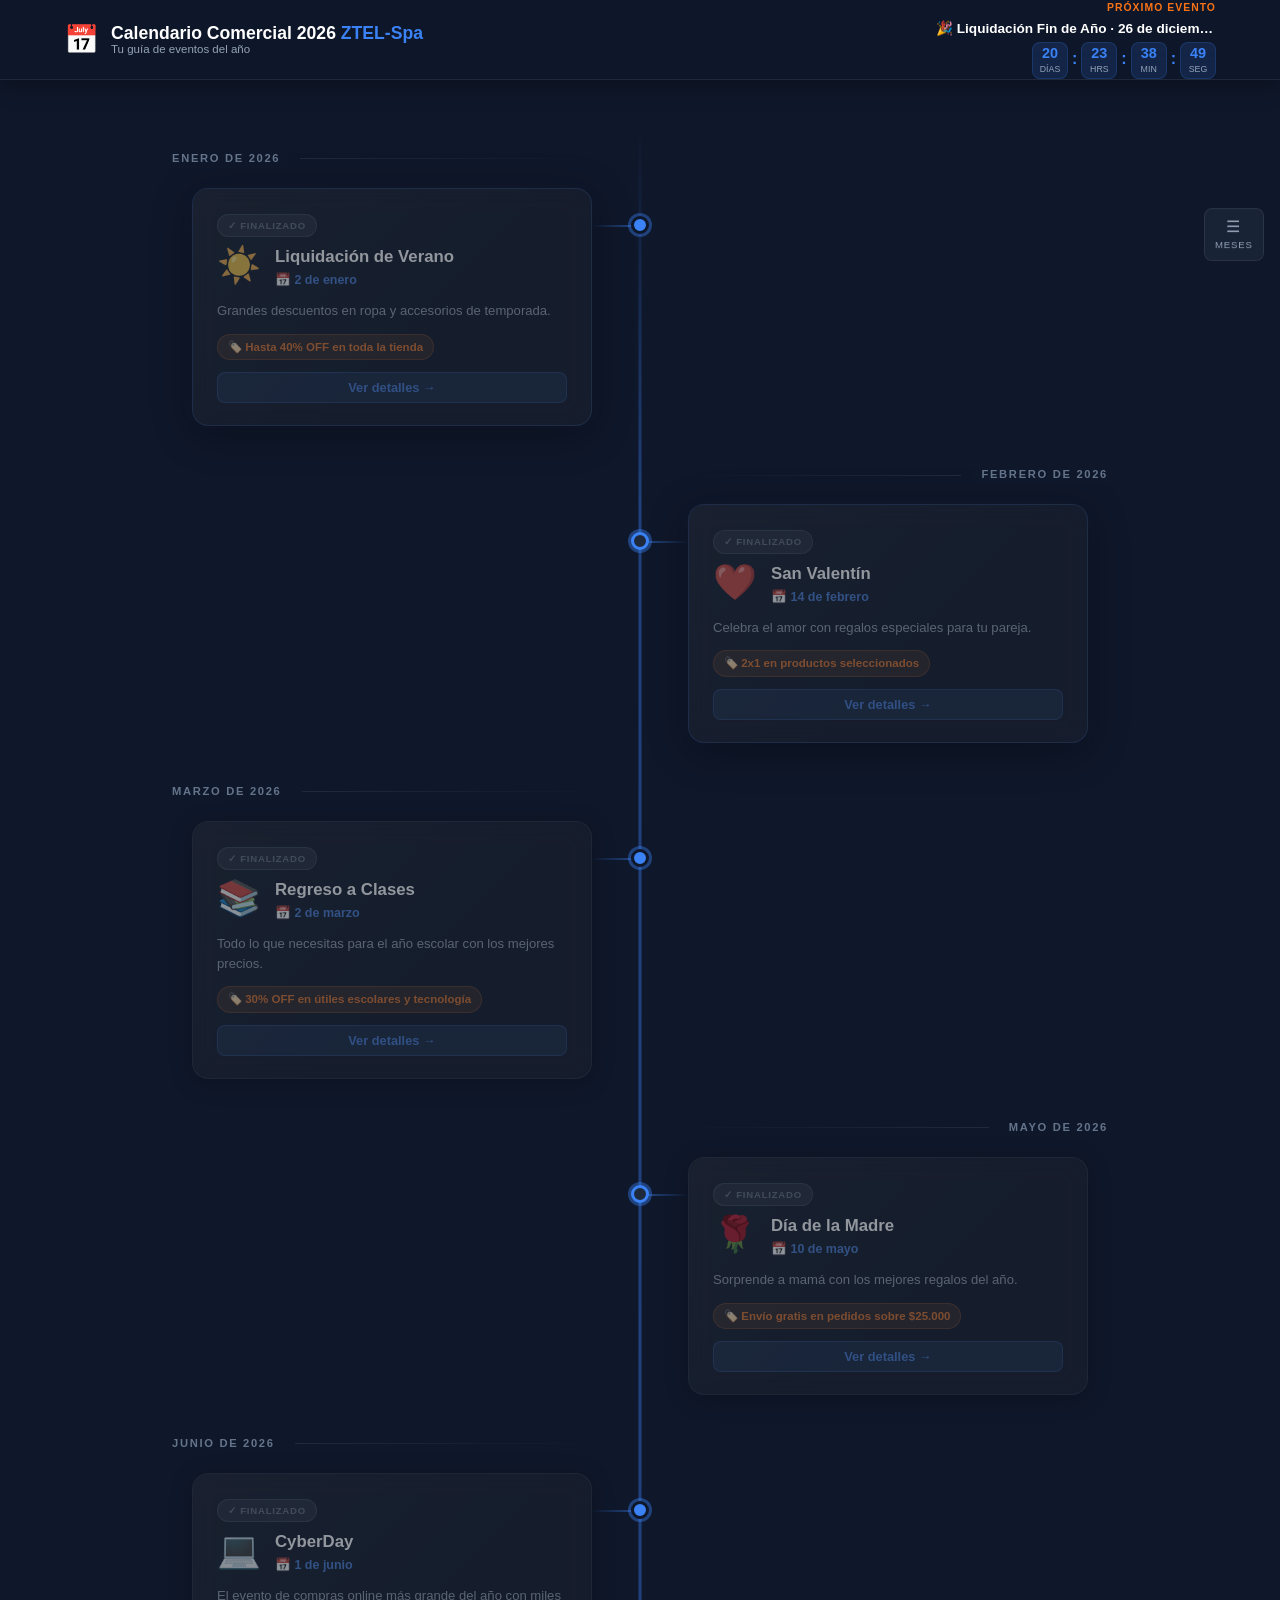
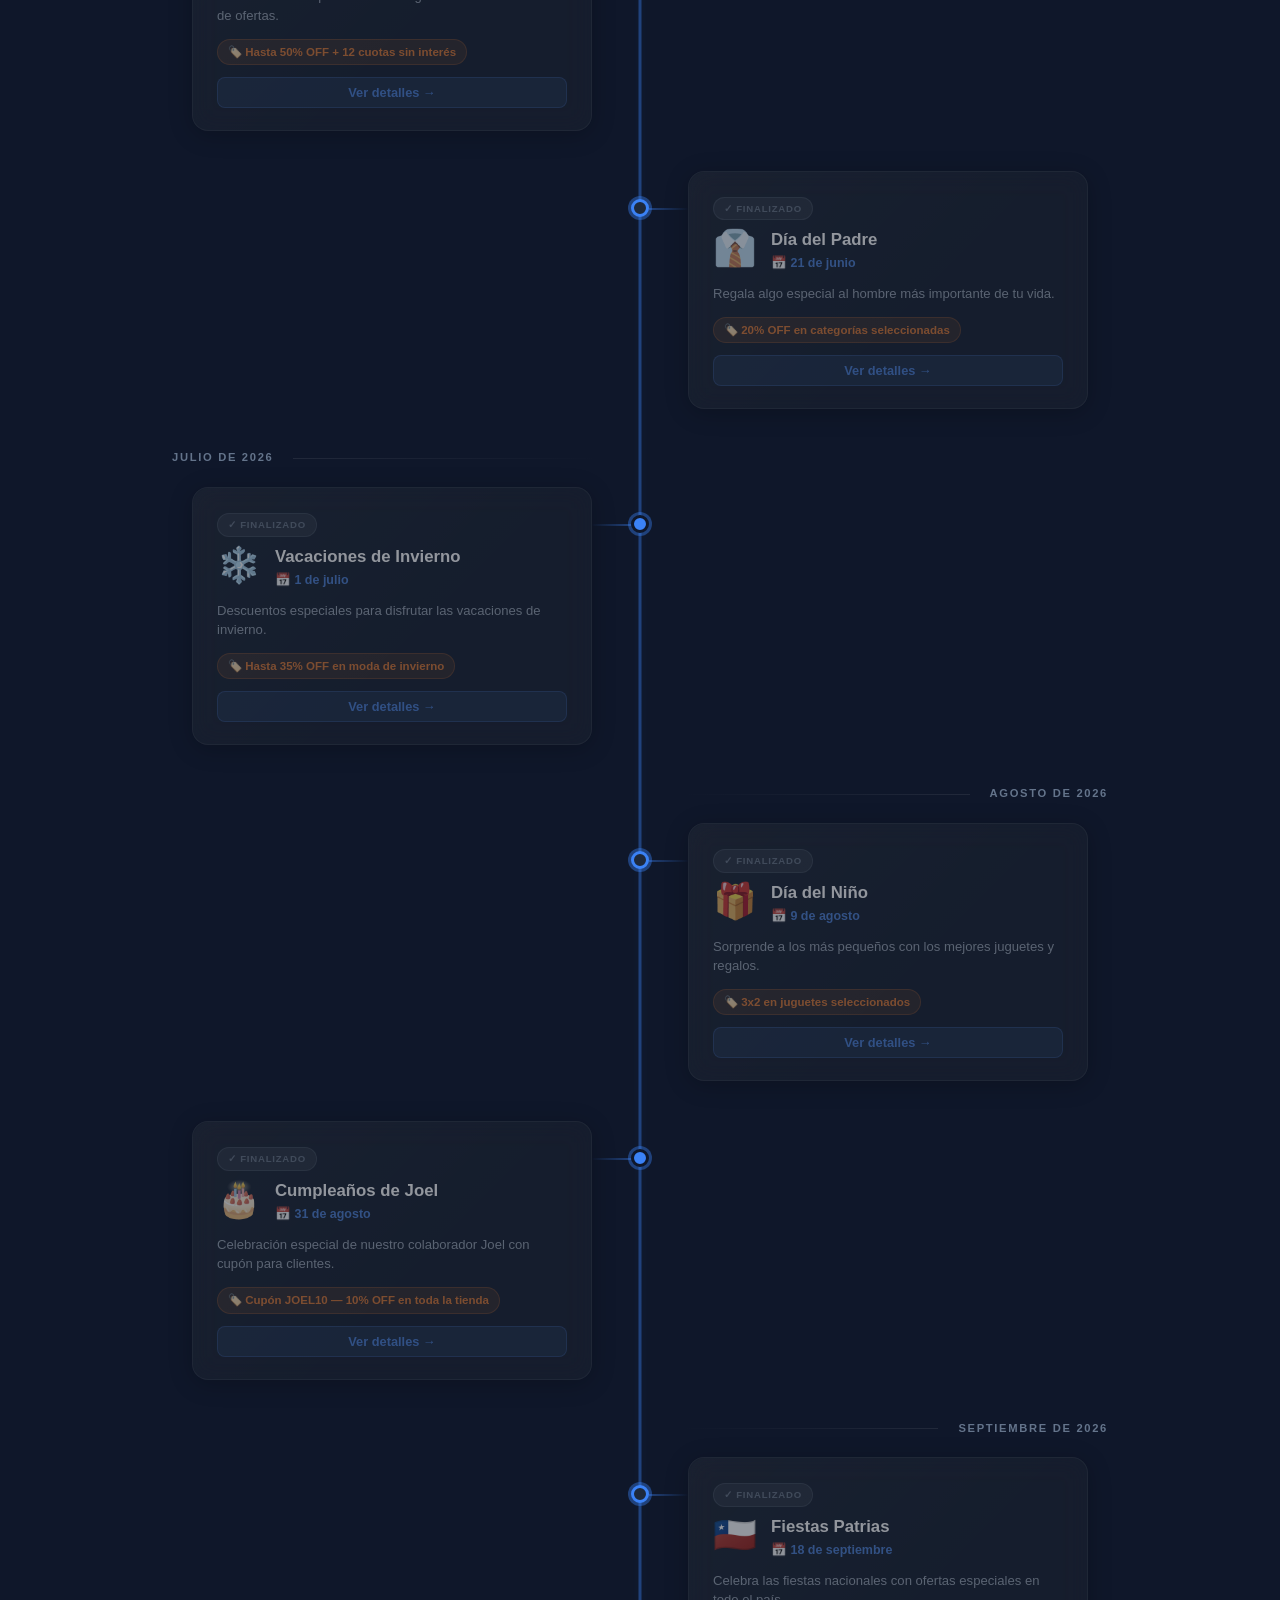
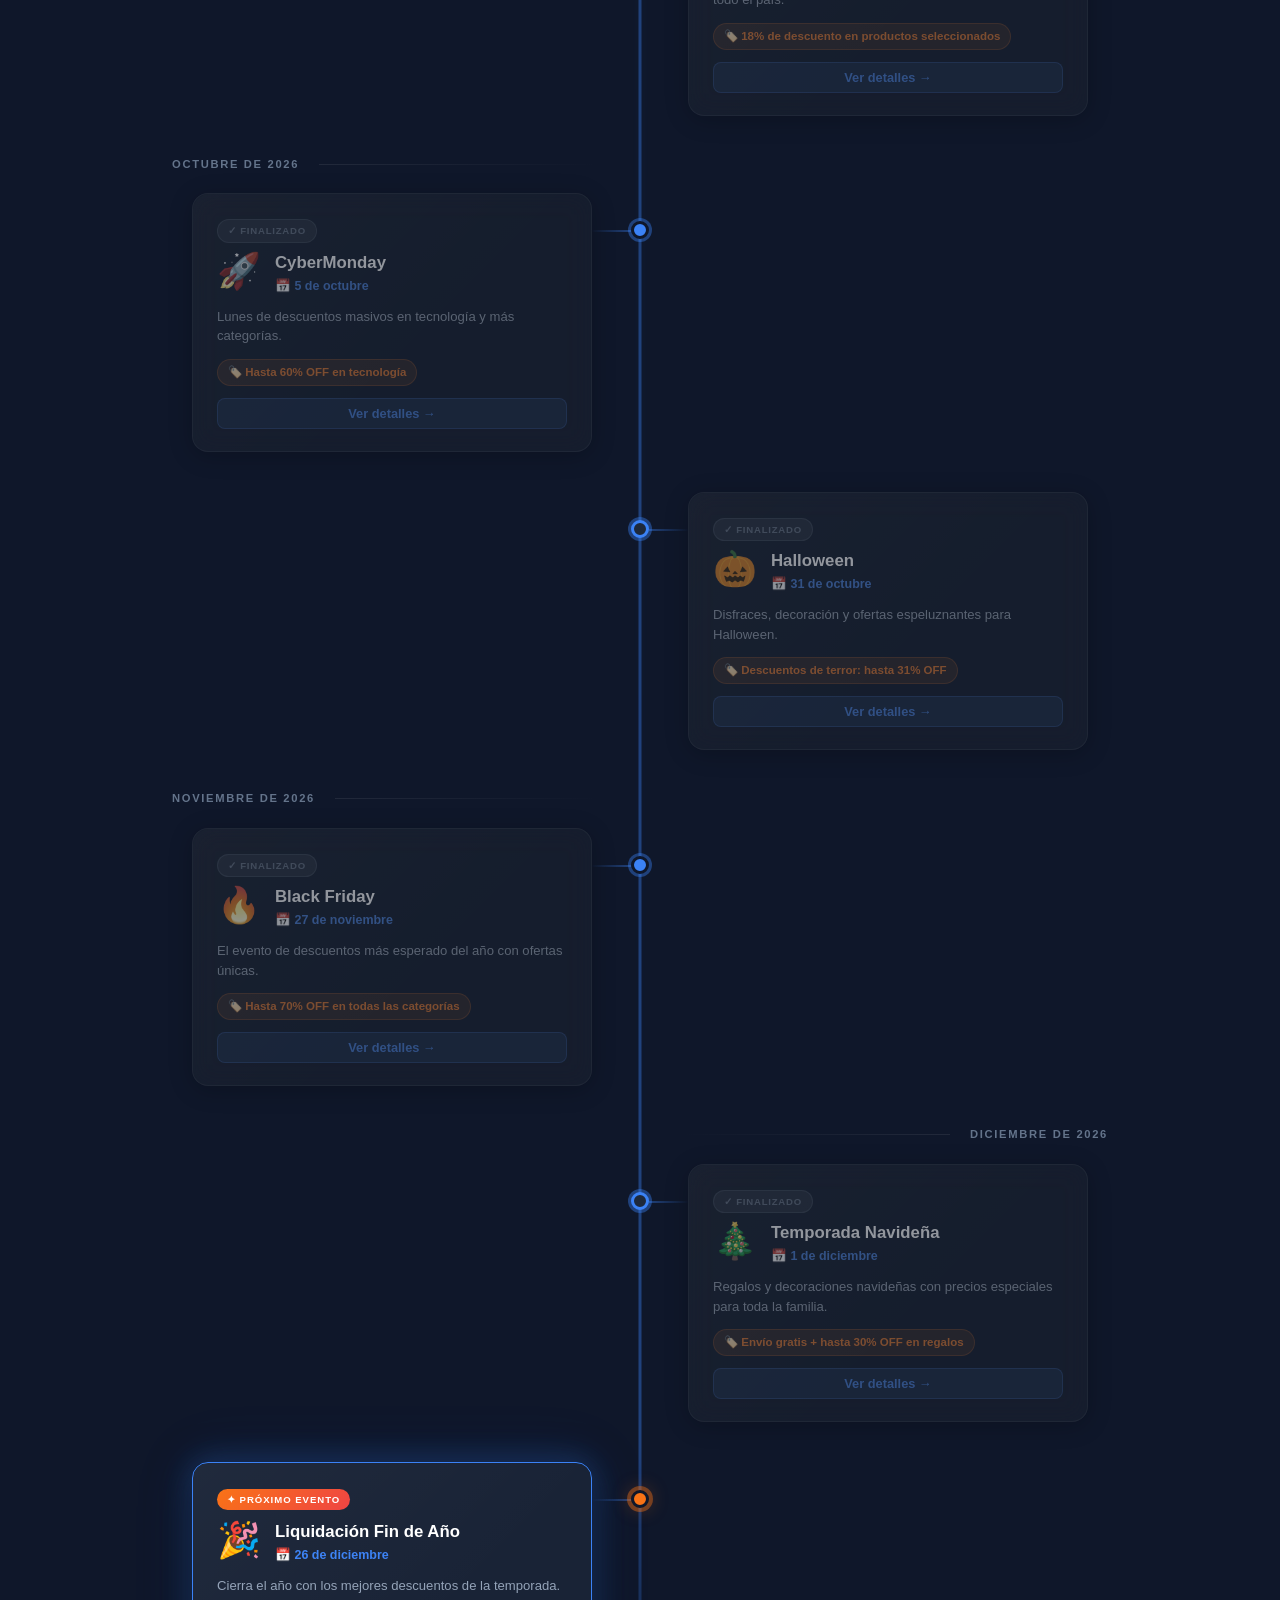
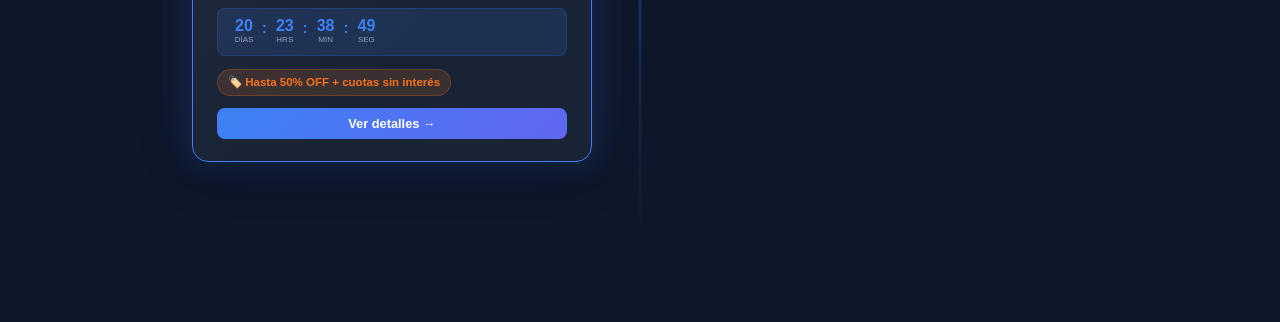
<file: index.html>
<!DOCTYPE html>
<html lang="es">
<head>
  <meta charset="UTF-8">
  <meta name="viewport" content="width=device-width, initial-scale=1.0">
  <meta name="description" content="Calendario comercial 2026 ZTEL-Spa — Timeline interactivo de eventos y fechas clave para ecommerce con promociones y descuentos especiales.">
  <meta name="keywords" content="calendario comercial 2026, black friday, cyberday, navidad, eventos ecommerce, ZTEL">
  <meta name="author" content="ZTEL-Spa">
  <meta name="robots" content="index, follow">
  <meta property="og:title" content="Calendario Comercial 2026 ZTEL-Spa | Timeline Interactivo">
  <meta property="og:description" content="Todos los eventos comerciales del año en un timeline interactivo. Descuentos, promociones y fechas clave para ecommerce.">
  <meta property="og:type" content="website">
  <meta name="theme-color" content="#0f172a">
  <title>Calendario Comercial 2026 ZTEL-Spa</title>
  <link rel="stylesheet" href="styles.css?v=2">
</head>
<body>

  <!-- ===== HEADER FIJO ===== -->
  <header class="site-header" id="site-header">
    <div class="header-inner">

      <div class="header-brand">
        <span class="brand-icon" aria-hidden="true">📅</span>
        <div class="brand-text">
          <h1 class="brand-title">Calendario Comercial 2026 <span class="brand-company">ZTEL-Spa</span></h1>
          <p class="brand-sub">Tu guía de eventos del año</p>
        </div>
      </div>

      <div class="header-event-info">
        <div class="next-label">Próximo Evento</div>
        <div class="next-name" id="header-next-name">Cargando...</div>
        <div class="header-countdown" id="header-countdown" aria-live="polite">
          <div class="cd-block">
            <span class="cd-num" id="cd-days">--</span>
            <span class="cd-unit">días</span>
          </div>
          <span class="cd-sep">:</span>
          <div class="cd-block">
            <span class="cd-num" id="cd-hours">--</span>
            <span class="cd-unit">hrs</span>
          </div>
          <span class="cd-sep">:</span>
          <div class="cd-block">
            <span class="cd-num" id="cd-mins">--</span>
            <span class="cd-unit">min</span>
          </div>
          <span class="cd-sep">:</span>
          <div class="cd-block">
            <span class="cd-num" id="cd-secs">--</span>
            <span class="cd-unit">seg</span>
          </div>
        </div>
      </div>

    </div>
  </header>

  <!-- ===== NAVEGACIÓN LATERAL ===== -->
  <nav class="side-nav" id="side-nav" aria-label="Navegación por mes">
    <button class="side-nav-toggle" id="nav-toggle" aria-label="Abrir navegación mensual" aria-expanded="false">
      <span class="toggle-icon">☰</span>
      <span class="toggle-label">Meses</span>
    </button>
    <div class="side-nav-panel" id="side-nav-panel">
      <div class="panel-title">Ir al mes</div>
      <ul class="month-list" id="month-list" role="list"></ul>
    </div>
  </nav>

  <!-- ===== TIMELINE ===== -->
  <main class="main-content" id="main">
    <div class="timeline-wrap" id="timeline-wrap">
      <div class="timeline-spine" aria-hidden="true"></div>
    </div>
  </main>

  <!-- ===== MODAL DETALLE ===== -->
  <div class="modal-overlay" id="modal-overlay" role="dialog" aria-modal="true" aria-labelledby="modal-title" aria-hidden="true">
    <div class="modal-box" id="modal-box" tabindex="-1">
      <button class="modal-close" id="modal-close" aria-label="Cerrar detalle">✕</button>
      <div class="modal-body" id="modal-body"></div>
    </div>
  </div>

  <!-- ===== TOAST ===== -->
  <div class="toast" id="toast" role="alert" aria-live="assertive"></div>

  <script src="app.js?v=2"></script>
</body>
</html>
</file>
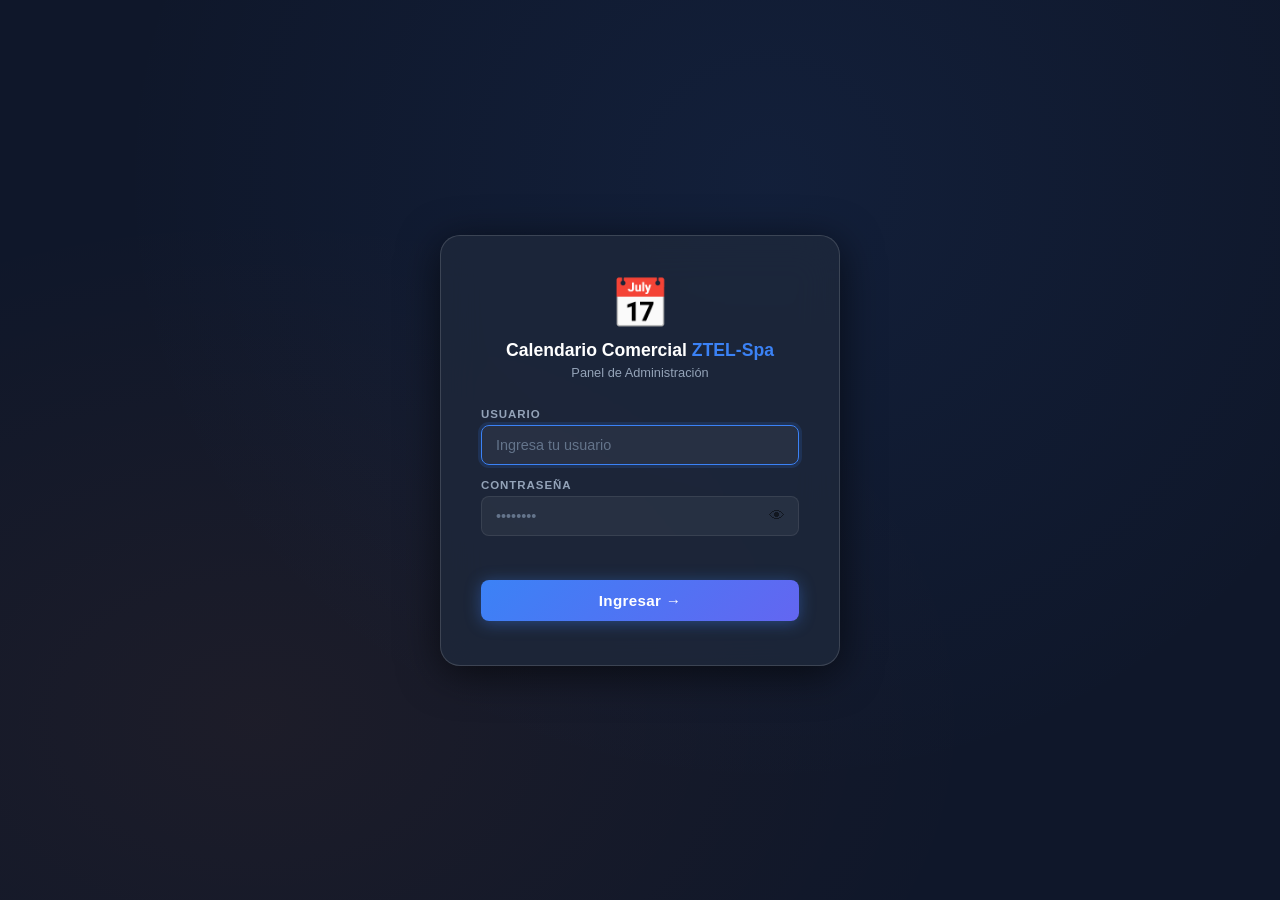
<file: administrador/index.html>
<!DOCTYPE html>
<html lang="es">
<head>
  <meta charset="UTF-8">
  <meta name="viewport" content="width=device-width, initial-scale=1.0">
  <meta name="robots" content="noindex, nofollow">
  <title>Administrador | Calendario ZTEL-Spa</title>
  <link rel="stylesheet" href="admin.css">
</head>
<body>

  <!-- ══════════════ LOGIN ══════════════ -->
  <div id="screen-login">
    <div class="login-card">
      <div class="login-logo">📅</div>
      <div class="login-brand">Calendario Comercial <span>ZTEL-Spa</span></div>
      <p class="login-sub">Panel de Administración</p>
      <form id="form-login" novalidate>
        <div class="login-field">
          <label for="l-user">Usuario</label>
          <input type="text" id="l-user" placeholder="Ingresa tu usuario" autocomplete="username">
        </div>
        <div class="login-field">
          <label for="l-pass">Contraseña</label>
          <div class="pass-wrap">
            <input type="password" id="l-pass" placeholder="••••••••" autocomplete="current-password">
            <button type="button" class="pass-eye" id="pass-eye" tabindex="-1" aria-label="Mostrar contraseña">👁</button>
          </div>
        </div>
        <div class="login-error" id="login-error" role="alert"></div>
        <button type="submit" class="btn-login" id="btn-login-submit">Ingresar →</button>
      </form>
    </div>
  </div>

  <!-- ══════════════ DASHBOARD ══════════════ -->
  <div id="dashboard" class="hidden">

    <!-- SIDEBAR -->
    <aside class="sidebar" id="sidebar">
      <div class="sidebar-brand">
        <span class="sidebar-logo">📅</span>
        <div>
          <div class="sidebar-title">ZTEL-Spa</div>
          <div class="sidebar-sub">Administración</div>
        </div>
      </div>

      <div class="sidebar-user" id="sidebar-user">
        <div class="user-avatar" id="user-avatar">A</div>
        <div class="user-meta">
          <div class="user-name"  id="user-name">Admin</div>
          <div class="user-badge" id="user-badge">Superadmin</div>
        </div>
      </div>

      <nav class="sidebar-nav" id="sidebar-nav">
        <a class="nav-link" data-section="eventos" href="#">
          <span>📋</span> Eventos
        </a>
        <a class="nav-link" data-section="usuarios" href="#" id="nav-usuarios">
          <span>👥</span> Usuarios
        </a>
      </nav>

      <div class="sidebar-footer">
        <a class="nav-link nav-ext" href="../index.html" target="_blank">
          <span>🌐</span> Ver calendario
        </a>
        <button class="nav-link nav-logout" id="btn-logout">
          <span>🚪</span> Cerrar sesión
        </button>
      </div>
    </aside>

    <!-- overlay mobile -->
    <div class="sidebar-overlay" id="sidebar-overlay"></div>

    <!-- ÁREA PRINCIPAL -->
    <div class="admin-wrap">
      <div class="topbar">
        <button class="topbar-toggle" id="topbar-toggle" aria-label="Menú">☰</button>
        <span class="topbar-title" id="topbar-title">Eventos</span>
        <div class="topbar-right" id="topbar-right"></div>
      </div>
      <main class="content-area" id="content-area"></main>
    </div>

  </div>

  <!-- ══════════════ MODAL CRUD ══════════════ -->
  <div class="modal-overlay" id="modal-main" aria-hidden="true" role="dialog" aria-modal="true">
    <div class="modal-box" id="modal-box">
      <button class="modal-close" id="modal-close" aria-label="Cerrar">✕</button>
      <div id="modal-inner"></div>
    </div>
  </div>

  <!-- ══════════════ CONFIRM ══════════════ -->
  <div class="modal-overlay" id="modal-confirm" aria-hidden="true" role="alertdialog">
    <div class="modal-box confirm-box">
      <div class="confirm-icon" id="confirm-icon">🗑️</div>
      <h3 id="confirm-title">¿Confirmar?</h3>
      <p  id="confirm-msg"></p>
      <div class="confirm-btns">
        <button class="btn-secondary" id="confirm-no">Cancelar</button>
        <button class="btn-danger"    id="confirm-yes">Eliminar</button>
      </div>
    </div>
  </div>

  <!-- TOAST -->
  <div class="toast" id="toast" role="alert" aria-live="assertive"></div>

  <script src="admin.js"></script>
</body>
</html>
</file>
<file: styles.css>
/* ============================================
   VARIABLES & RESET
   ============================================ */
:root {
  --bg: #0f172a;
  --bg-card: #1e293b;
  --bg-glass: rgba(30, 41, 59, 0.75);
  --bg-overlay: rgba(15, 23, 42, 0.85);
  --text: #ffffff;
  --text-muted: #94a3b8;
  --text-dim: #64748b;
  --primary: #3b82f6;
  --primary-glow: rgba(59, 130, 246, 0.4);
  --primary-dim: rgba(59, 130, 246, 0.15);
  --accent: #f97316;
  --accent-glow: rgba(249, 115, 22, 0.4);
  --accent-dim: rgba(249, 115, 22, 0.15);
  --success: #22c55e;
  --border: rgba(255, 255, 255, 0.08);
  --border-hover: rgba(255, 255, 255, 0.18);
  --radius: 16px;
  --radius-sm: 8px;
  --radius-lg: 24px;
  --shadow: 0 4px 24px rgba(0, 0, 0, 0.4);
  --shadow-lg: 0 8px 40px rgba(0, 0, 0, 0.6);
  --transition: 0.3s cubic-bezier(0.25, 0.46, 0.45, 0.94);
  --header-h: 80px;
  --line-w: 3px;
  --dot-size: 18px;
  --card-gap: 40px;
}

*, *::before, *::after {
  box-sizing: border-box;
  margin: 0;
  padding: 0;
}

html {
  scroll-behavior: smooth;
}

body {
  background-color: var(--bg);
  color: var(--text);
  font-family: -apple-system, BlinkMacSystemFont, 'Segoe UI', Roboto, sans-serif;
  font-size: 16px;
  line-height: 1.6;
  overflow-x: hidden;
  min-height: 100vh;
}

/* Scrollbar personalizada */
::-webkit-scrollbar { width: 6px; }
::-webkit-scrollbar-track { background: var(--bg); }
::-webkit-scrollbar-thumb { background: var(--primary); border-radius: 3px; }

/* ============================================
   HEADER
   ============================================ */
.site-header {
  position: fixed;
  top: 0;
  left: 0;
  right: 0;
  height: var(--header-h);
  z-index: 100;
  background: rgba(15, 23, 42, 0.92);
  backdrop-filter: blur(16px);
  -webkit-backdrop-filter: blur(16px);
  border-bottom: 1px solid var(--border);
  box-shadow: 0 2px 24px rgba(0,0,0,0.4);
}

.header-inner {
  max-width: 1200px;
  margin: 0 auto;
  padding: 0 24px;
  height: 100%;
  display: flex;
  align-items: center;
  justify-content: space-between;
  gap: 16px;
}

.header-brand {
  display: flex;
  align-items: center;
  gap: 12px;
  flex-shrink: 0;
}

.brand-icon {
  font-size: 28px;
  line-height: 1;
}

.brand-title {
  font-size: 1.1rem;
  font-weight: 700;
  color: var(--text);
  line-height: 1.2;
  white-space: nowrap;
}

.brand-sub {
  font-size: 0.72rem;
  color: var(--text-muted);
  line-height: 1;
}

.header-event-info {
  display: flex;
  flex-direction: column;
  align-items: flex-end;
  gap: 2px;
}

.next-label {
  font-size: 0.65rem;
  font-weight: 600;
  text-transform: uppercase;
  letter-spacing: 0.1em;
  color: var(--accent);
}

.next-name {
  font-size: 0.85rem;
  font-weight: 600;
  color: var(--text);
  white-space: nowrap;
  overflow: hidden;
  text-overflow: ellipsis;
  max-width: 280px;
}

.header-countdown {
  display: flex;
  align-items: center;
  gap: 4px;
}

.cd-block {
  display: flex;
  flex-direction: column;
  align-items: center;
  background: var(--primary-dim);
  border: 1px solid rgba(59,130,246,0.2);
  border-radius: var(--radius-sm);
  padding: 2px 6px;
  min-width: 36px;
}

.cd-num {
  font-size: 0.9rem;
  font-weight: 700;
  color: var(--primary);
  font-variant-numeric: tabular-nums;
  line-height: 1.2;
}

.cd-unit {
  font-size: 0.55rem;
  color: var(--text-muted);
  text-transform: uppercase;
}

.cd-sep {
  color: var(--primary);
  font-weight: 700;
  font-size: 1rem;
  line-height: 1;
  margin-bottom: 4px;
}

/* ============================================
   SIDE NAVIGATION
   ============================================ */
.side-nav {
  position: fixed;
  right: 16px;
  top: 50%;
  transform: translateY(-50%);
  z-index: 90;
  display: flex;
  flex-direction: column;
  align-items: flex-end;
  gap: 8px;
}

.side-nav-toggle {
  display: flex;
  flex-direction: column;
  align-items: center;
  gap: 4px;
  background: var(--bg-glass);
  backdrop-filter: blur(12px);
  -webkit-backdrop-filter: blur(12px);
  border: 1px solid var(--border);
  border-radius: var(--radius-sm);
  padding: 10px 10px;
  cursor: pointer;
  color: var(--text-muted);
  font-size: 0.65rem;
  text-transform: uppercase;
  letter-spacing: 0.08em;
  transition: var(--transition);
  min-width: 44px;
}

.side-nav-toggle:hover {
  border-color: var(--primary);
  color: var(--primary);
  box-shadow: 0 0 12px var(--primary-glow);
}

.toggle-icon {
  font-size: 16px;
  line-height: 1;
}

.toggle-label {
  font-size: 0.6rem;
}

.side-nav-panel {
  background: var(--bg-glass);
  backdrop-filter: blur(16px);
  -webkit-backdrop-filter: blur(16px);
  border: 1px solid var(--border);
  border-radius: var(--radius);
  padding: 16px 12px;
  min-width: 110px;
  opacity: 0;
  pointer-events: none;
  transform: translateX(20px) scale(0.95);
  transition: opacity var(--transition), transform var(--transition);
  box-shadow: var(--shadow-lg);
}

.side-nav.nav-open .side-nav-panel {
  opacity: 1;
  pointer-events: all;
  transform: translateX(0) scale(1);
}

.panel-title {
  font-size: 0.65rem;
  font-weight: 700;
  text-transform: uppercase;
  letter-spacing: 0.12em;
  color: var(--text-dim);
  margin-bottom: 10px;
  padding-bottom: 6px;
  border-bottom: 1px solid var(--border);
}

.month-list {
  list-style: none;
  display: flex;
  flex-direction: column;
  gap: 2px;
}

.month-link {
  display: flex;
  align-items: center;
  gap: 6px;
  padding: 5px 8px;
  border-radius: var(--radius-sm);
  color: var(--text-muted);
  text-decoration: none;
  font-size: 0.8rem;
  transition: var(--transition);
  cursor: pointer;
}

.month-link:hover,
.month-link.active {
  background: var(--primary-dim);
  color: var(--primary);
}

.month-link.active::before {
  content: '▶';
  font-size: 0.5rem;
}

.month-dot {
  width: 6px;
  height: 6px;
  border-radius: 50%;
  background: var(--primary);
  opacity: 0.4;
  flex-shrink: 0;
}

.month-link.active .month-dot {
  opacity: 1;
  box-shadow: 0 0 6px var(--primary);
}

/* ============================================
   TIMELINE LAYOUT
   ============================================ */
.main-content {
  padding-top: calc(var(--header-h) + 40px);
  padding-bottom: 80px;
  min-height: 100vh;
}

.timeline-wrap {
  position: relative;
  max-width: 1000px;
  margin: 0 auto;
  padding: 20px 24px 40px;
}

.timeline-spine {
  position: absolute;
  left: 50%;
  top: 0;
  bottom: 0;
  width: var(--line-w);
  transform: translateX(-50%);
  background: linear-gradient(
    to bottom,
    transparent 0%,
    var(--primary) 8%,
    var(--primary) 92%,
    transparent 100%
  );
  opacity: 0.4;
}

.timeline-spine::after {
  content: '';
  position: absolute;
  left: 50%;
  top: 0;
  bottom: 0;
  width: 1px;
  transform: translateX(-50%);
  background: linear-gradient(to bottom, transparent, var(--primary), transparent);
  opacity: 0.6;
  filter: blur(4px);
}

/* ============================================
   TIMELINE ITEMS
   ============================================ */
.timeline-item {
  display: flex;
  width: 100%;
  margin-bottom: var(--card-gap);
  position: relative;
  opacity: 0;
  transition:
    opacity 0.7s cubic-bezier(0.25, 0.46, 0.45, 0.94),
    transform 0.7s cubic-bezier(0.25, 0.46, 0.45, 0.94);
}

.timeline-item.side-left {
  justify-content: flex-end;
  padding-right: calc(50% + 48px);
  transform: translateX(-40px) scale(0.96);
}

.timeline-item.side-right {
  justify-content: flex-start;
  padding-left: calc(50% + 48px);
  transform: translateX(40px) scale(0.96);
}

.timeline-item.revealed {
  opacity: 1;
  transform: translateX(0) scale(1);
}

/* Dot on the spine */
.timeline-dot {
  position: absolute;
  left: 50%;
  top: 28px;
  width: var(--dot-size);
  height: var(--dot-size);
  background: var(--primary);
  border-radius: 50%;
  transform: translateX(-50%);
  border: 3px solid var(--bg);
  box-shadow: 0 0 0 3px var(--primary-glow);
  z-index: 2;
  transition: var(--transition);
}

.timeline-item.side-right .timeline-dot {
  background: var(--bg-card);
  border: 3px solid var(--primary);
}

/* Connector line from card to dot */
.timeline-connector {
  position: absolute;
  top: 37px;
  height: 2px;
  background: linear-gradient(90deg, var(--primary), transparent);
  opacity: 0.4;
  z-index: 1;
}

.side-left .timeline-connector {
  right: calc(50% + var(--dot-size) / 2);
  left: auto;
  width: 40px;
  background: linear-gradient(90deg, transparent, var(--primary));
}

.side-right .timeline-connector {
  left: calc(50% + var(--dot-size) / 2);
  right: auto;
  width: 40px;
  background: linear-gradient(90deg, var(--primary), transparent);
}

/* ============================================
   EVENT CARDS
   ============================================ */
.event-card {
  background: var(--bg-glass);
  backdrop-filter: blur(12px);
  -webkit-backdrop-filter: blur(12px);
  border: 1px solid var(--border);
  border-radius: var(--radius);
  padding: 22px 24px;
  width: 100%;
  max-width: 400px;
  cursor: pointer;
  position: relative;
  overflow: hidden;
  transition: var(--transition);
  box-shadow: var(--shadow);
}

.event-card::before {
  content: '';
  position: absolute;
  inset: 0;
  background: linear-gradient(135deg, rgba(255,255,255,0.03) 0%, transparent 60%);
  border-radius: inherit;
  pointer-events: none;
}

.event-card:hover {
  border-color: var(--border-hover);
  transform: translateY(-3px) scale(1.01);
  box-shadow: var(--shadow-lg);
}

/* Past events */
.timeline-item.is-past .event-card {
  opacity: 0.55;
  filter: grayscale(0.3);
}

.timeline-item.is-past .event-card:hover {
  opacity: 0.8;
  filter: none;
}

/* Center active (near viewport center) */
.timeline-item.center-hi .event-card {
  border-color: rgba(59, 130, 246, 0.3);
  box-shadow: var(--shadow-lg), 0 0 20px rgba(59, 130, 246, 0.1);
}

/* Next event special */
.timeline-item.is-next .event-card {
  border-color: var(--primary);
  box-shadow: var(--shadow-lg), 0 0 30px var(--primary-glow), 0 0 60px rgba(59, 130, 246, 0.15);
  animation: glowPulse 2.8s ease-in-out infinite;
}

.timeline-item.is-next .timeline-dot {
  background: var(--accent);
  border-color: var(--bg);
  box-shadow: 0 0 0 4px var(--accent-glow), 0 0 20px var(--accent-glow);
  animation: dotPulse 2s ease-in-out infinite;
}

@keyframes glowPulse {
  0%, 100% { box-shadow: var(--shadow-lg), 0 0 25px var(--primary-glow), 0 0 50px rgba(59,130,246,0.1); }
  50%       { box-shadow: var(--shadow-lg), 0 0 40px var(--primary-glow), 0 0 80px rgba(59,130,246,0.2); }
}

@keyframes dotPulse {
  0%, 100% { transform: translateX(-50%) scale(1); }
  50%       { transform: translateX(-50%) scale(1.3); }
}

/* Card internal structure */
.card-header {
  display: flex;
  align-items: flex-start;
  gap: 14px;
  margin-bottom: 10px;
}

.card-icon {
  font-size: 2.2rem;
  line-height: 1;
  flex-shrink: 0;
}

.card-meta {
  flex: 1;
  min-width: 0;
}

.card-title {
  font-size: 1.05rem;
  font-weight: 700;
  color: var(--text);
  line-height: 1.25;
  margin-bottom: 3px;
}

.card-date {
  font-size: 0.78rem;
  color: var(--primary);
  font-weight: 600;
}

.card-desc {
  font-size: 0.82rem;
  color: var(--text-muted);
  line-height: 1.5;
  margin-bottom: 12px;
}

.card-promo {
  display: inline-flex;
  align-items: center;
  gap: 5px;
  background: var(--accent-dim);
  border: 1px solid rgba(249, 115, 22, 0.25);
  border-radius: 20px;
  padding: 3px 10px;
  font-size: 0.72rem;
  font-weight: 600;
  color: var(--accent);
  margin-bottom: 12px;
}

/* Next badge */
.next-badge {
  display: inline-flex;
  align-items: center;
  gap: 4px;
  background: linear-gradient(135deg, var(--accent), #ef4444);
  color: #fff;
  font-size: 0.6rem;
  font-weight: 800;
  letter-spacing: 0.1em;
  text-transform: uppercase;
  padding: 3px 10px;
  border-radius: 20px;
  margin-bottom: 12px;
  position: relative;
  overflow: hidden;
}

.next-badge::after {
  content: '';
  position: absolute;
  top: 0; left: -100%;
  width: 60%;
  height: 100%;
  background: linear-gradient(90deg, transparent, rgba(255,255,255,0.3), transparent);
  animation: shimmer 2s ease-in-out infinite;
}

@keyframes shimmer {
  0%   { left: -100%; }
  100% { left: 200%; }
}

/* Passed badge */
.past-badge {
  display: inline-flex;
  align-items: center;
  gap: 4px;
  background: rgba(100, 116, 139, 0.2);
  border: 1px solid rgba(100,116,139,0.3);
  color: var(--text-dim);
  font-size: 0.6rem;
  font-weight: 700;
  letter-spacing: 0.08em;
  text-transform: uppercase;
  padding: 3px 10px;
  border-radius: 20px;
  margin-bottom: 10px;
}

/* Card countdown */
.card-countdown {
  display: flex;
  align-items: center;
  gap: 4px;
  margin-bottom: 12px;
  background: var(--primary-dim);
  border: 1px solid rgba(59,130,246,0.2);
  border-radius: var(--radius-sm);
  padding: 8px 12px;
}

.cc-block {
  display: flex;
  flex-direction: column;
  align-items: center;
  min-width: 28px;
}

.cc-num {
  font-size: 1rem;
  font-weight: 800;
  color: var(--primary);
  font-variant-numeric: tabular-nums;
  line-height: 1.1;
}

.cc-unit {
  font-size: 0.5rem;
  color: var(--text-muted);
  text-transform: uppercase;
}

.cc-sep {
  color: var(--primary);
  font-weight: 700;
  font-size: 0.9rem;
  margin-bottom: 6px;
}

/* Btn */
.card-btn {
  display: inline-flex;
  align-items: center;
  gap: 6px;
  background: var(--primary-dim);
  border: 1px solid rgba(59,130,246,0.3);
  border-radius: var(--radius-sm);
  color: var(--primary);
  font-size: 0.8rem;
  font-weight: 600;
  padding: 7px 16px;
  cursor: pointer;
  transition: var(--transition);
  width: 100%;
  justify-content: center;
}

.card-btn:hover {
  background: var(--primary);
  color: #fff;
  border-color: var(--primary);
  box-shadow: 0 4px 16px var(--primary-glow);
}

.timeline-item.is-next .card-btn {
  background: linear-gradient(135deg, var(--primary), #6366f1);
  border-color: transparent;
  color: #fff;
}

.timeline-item.is-next .card-btn:hover {
  box-shadow: 0 4px 20px var(--primary-glow);
  transform: scale(1.02);
}

/* ============================================
   MONTH SEPARATOR
   ============================================ */
.month-separator {
  display: flex;
  align-items: center;
  gap: 12px;
  width: 100%;
  margin-bottom: 20px;
  margin-top: 10px;
  padding: 0 calc(50% + 40px) 0 0;
  justify-content: flex-end;
}

.month-separator.sep-right {
  padding: 0 0 0 calc(50% + 40px);
  justify-content: flex-start;
}

.sep-label {
  font-size: 0.7rem;
  font-weight: 700;
  text-transform: uppercase;
  letter-spacing: 0.15em;
  color: var(--text-dim);
  white-space: nowrap;
  background: var(--bg);
  padding: 0 8px;
  position: relative;
  z-index: 1;
}

.sep-line {
  height: 1px;
  flex: 1;
  background: linear-gradient(90deg, var(--border), transparent);
}

.month-separator.sep-right .sep-line {
  background: linear-gradient(270deg, var(--border), transparent);
}

/* ============================================
   MODAL
   ============================================ */
.modal-overlay {
  position: fixed;
  inset: 0;
  background: rgba(15, 23, 42, 0.85);
  backdrop-filter: blur(10px);
  -webkit-backdrop-filter: blur(10px);
  z-index: 200;
  display: flex;
  align-items: center;
  justify-content: center;
  padding: 24px;
  opacity: 0;
  pointer-events: none;
  transition: opacity 0.3s ease;
}

.modal-overlay.open {
  opacity: 1;
  pointer-events: all;
}

.modal-box {
  background: var(--bg-card);
  border: 1px solid var(--border);
  border-radius: var(--radius-lg);
  padding: 36px 32px;
  max-width: 500px;
  width: 100%;
  position: relative;
  box-shadow: var(--shadow-lg), 0 0 60px rgba(59, 130, 246, 0.15);
  transform: scale(0.9) translateY(20px);
  transition: transform 0.35s cubic-bezier(0.25, 0.46, 0.45, 0.94);
  max-height: 90vh;
  overflow-y: auto;
}

.modal-overlay.open .modal-box {
  transform: scale(1) translateY(0);
}

.modal-close {
  position: absolute;
  top: 16px;
  right: 16px;
  background: rgba(255,255,255,0.05);
  border: 1px solid var(--border);
  border-radius: 50%;
  width: 34px;
  height: 34px;
  display: flex;
  align-items: center;
  justify-content: center;
  color: var(--text-muted);
  font-size: 0.9rem;
  cursor: pointer;
  transition: var(--transition);
  z-index: 1;
}

.modal-close:hover {
  background: rgba(239, 68, 68, 0.15);
  border-color: rgba(239, 68, 68, 0.4);
  color: #ef4444;
}

.modal-icon-wrap {
  text-align: center;
  margin-bottom: 16px;
}

.modal-icon {
  font-size: 4rem;
  line-height: 1;
  display: inline-block;
  animation: iconPop 0.5s cubic-bezier(0.175, 0.885, 0.32, 1.275) forwards;
}

@keyframes iconPop {
  0%   { transform: scale(0.5) rotate(-10deg); opacity: 0; }
  100% { transform: scale(1) rotate(0deg); opacity: 1; }
}

.modal-next-badge {
  display: inline-flex;
  align-items: center;
  gap: 4px;
  background: linear-gradient(135deg, var(--accent), #ef4444);
  color: #fff;
  font-size: 0.65rem;
  font-weight: 800;
  letter-spacing: 0.1em;
  text-transform: uppercase;
  padding: 4px 12px;
  border-radius: 20px;
  margin-bottom: 10px;
}

.modal-title {
  font-size: 1.5rem;
  font-weight: 800;
  color: var(--text);
  text-align: center;
  margin-bottom: 6px;
}

.modal-date {
  text-align: center;
  font-size: 0.85rem;
  color: var(--primary);
  font-weight: 600;
  margin-bottom: 18px;
}

.modal-divider {
  height: 1px;
  background: var(--border);
  margin: 16px 0;
}

.modal-detail {
  font-size: 0.9rem;
  color: var(--text-muted);
  line-height: 1.7;
  margin-bottom: 16px;
}

.modal-promo-block {
  background: var(--accent-dim);
  border: 1px solid rgba(249, 115, 22, 0.25);
  border-radius: var(--radius);
  padding: 16px 18px;
  margin-bottom: 16px;
}

.promo-label {
  font-size: 0.65rem;
  font-weight: 700;
  text-transform: uppercase;
  letter-spacing: 0.1em;
  color: var(--accent);
  margin-bottom: 4px;
}

.promo-value {
  font-size: 1rem;
  font-weight: 800;
  color: var(--accent);
}

.modal-img {
  width: 100%;
  border-radius: var(--radius);
  margin-top: 16px;
  object-fit: cover;
  max-height: 200px;
  border: 1px solid var(--border);
}

/* ============================================
   TOAST
   ============================================ */
.toast {
  position: fixed;
  bottom: 24px;
  left: 50%;
  transform: translateX(-50%) translateY(80px);
  background: #ef4444;
  color: #fff;
  padding: 10px 20px;
  border-radius: var(--radius-sm);
  font-size: 0.85rem;
  font-weight: 600;
  z-index: 300;
  opacity: 0;
  transition: var(--transition);
  pointer-events: none;
}

.toast.show {
  opacity: 1;
  transform: translateX(-50%) translateY(0);
}

/* ============================================
   RESPONSIVE — TABLET
   ============================================ */
@media (max-width: 900px) {
  .brand-title { font-size: 0.95rem; }
  .next-name { max-width: 200px; }
  .cd-block { min-width: 30px; padding: 2px 4px; }
  .cd-num { font-size: 0.8rem; }
}

/* ============================================
   RESPONSIVE — MOBILE
   ============================================ */
@media (max-width: 640px) {
  :root { --header-h: 70px; }

  .header-inner { padding: 0 16px; gap: 10px; }
  .brand-icon { font-size: 22px; }
  .brand-title { font-size: 0.85rem; }
  .brand-sub { display: none; }
  .next-label { font-size: 0.6rem; }
  .next-name { font-size: 0.75rem; max-width: 140px; }
  .cd-block { min-width: 26px; padding: 2px 3px; }
  .cd-num { font-size: 0.75rem; }
  .cd-unit { font-size: 0.45rem; }

  /* Side nav on mobile — bottom left */
  .side-nav {
    right: auto;
    left: 12px;
    top: auto;
    bottom: 20px;
    transform: none;
    flex-direction: column-reverse;
    align-items: flex-start;
  }

  .side-nav-panel {
    transform: translateX(-10px) scale(0.95) translateY(10px);
  }

  .side-nav.nav-open .side-nav-panel {
    transform: translateX(0) scale(1) translateY(0);
  }

  /* Timeline goes single-column on mobile */
  .timeline-spine {
    left: 24px;
  }

  .timeline-item.side-left,
  .timeline-item.side-right {
    padding-left: 60px;
    padding-right: 12px;
    justify-content: flex-start;
    transform: translateY(30px);
  }

  .timeline-item.revealed {
    transform: translateY(0) !important;
  }

  .timeline-dot {
    left: 24px;
  }

  .timeline-connector {
    display: none;
  }

  .event-card { max-width: 100%; }

  .month-separator,
  .month-separator.sep-right {
    padding: 0 12px 0 60px;
    justify-content: flex-start;
  }

  .sep-line {
    background: linear-gradient(90deg, transparent, var(--border));
  }

  .modal-box { padding: 28px 20px; }
  .modal-title { font-size: 1.25rem; }
  .modal-icon { font-size: 3rem; }
}

@media (max-width: 380px) {
  .header-countdown { display: none; }
}

/* ============================================
   BRAND COMPANY NAME
   ============================================ */
.brand-company {
  color: var(--primary);
  font-weight: 800;
}
</file>
<file: administrador/admin.css>
/* ═══════════════════════════════════════
   VARIABLES
═══════════════════════════════════════ */
:root {
  --bg:           #0f172a;
  --bg2:          #1e293b;
  --bg3:          #263348;
  --glass:        rgba(30,41,59,0.8);
  --text:         #ffffff;
  --muted:        #94a3b8;
  --dim:          #64748b;
  --border:       rgba(255,255,255,0.08);
  --border2:      rgba(255,255,255,0.14);
  --primary:      #3b82f6;
  --primary-d:    rgba(59,130,246,0.15);
  --primary-g:    rgba(59,130,246,0.4);
  --accent:       #f97316;
  --green:        #22c55e;
  --green-d:      rgba(34,197,94,0.15);
  --red:          #ef4444;
  --red-d:        rgba(239,68,68,0.12);
  --yellow:       #eab308;
  --yellow-d:     rgba(234,179,8,0.15);
  --radius:       12px;
  --radius-sm:    8px;
  --shadow:       0 4px 24px rgba(0,0,0,0.4);
  --shadow-lg:    0 8px 40px rgba(0,0,0,0.6);
  --transition:   0.25s cubic-bezier(.25,.46,.45,.94);
  --sidebar-w:    256px;
  --topbar-h:     60px;
}

*, *::before, *::after { box-sizing: border-box; margin: 0; padding: 0; }
html { font-size: 16px; }
body {
  background: var(--bg);
  color: var(--text);
  font-family: -apple-system, BlinkMacSystemFont, 'Segoe UI', Roboto, sans-serif;
  min-height: 100vh;
  overflow-x: hidden;
}
::-webkit-scrollbar { width: 5px; }
::-webkit-scrollbar-track { background: var(--bg); }
::-webkit-scrollbar-thumb { background: var(--primary); border-radius: 3px; }

.hidden { display: none !important; }

/* ═══════════════════════════════════════
   LOGIN
═══════════════════════════════════════ */
#screen-login {
  min-height: 100vh;
  display: flex;
  align-items: center;
  justify-content: center;
  padding: 24px;
  background: radial-gradient(ellipse at 60% 20%, rgba(59,130,246,0.08) 0%, transparent 60%),
              radial-gradient(ellipse at 20% 80%, rgba(249,115,22,0.06) 0%, transparent 50%),
              var(--bg);
}

.login-card {
  background: var(--glass);
  backdrop-filter: blur(20px);
  -webkit-backdrop-filter: blur(20px);
  border: 1px solid var(--border2);
  border-radius: 20px;
  padding: 44px 40px;
  width: 100%;
  max-width: 400px;
  box-shadow: var(--shadow-lg);
  text-align: center;
}

.login-logo {
  font-size: 3rem;
  line-height: 1;
  margin-bottom: 12px;
}

.login-brand {
  font-size: 1.1rem;
  font-weight: 700;
  color: var(--text);
  margin-bottom: 4px;
}
.login-brand span { color: var(--primary); }

.login-sub {
  font-size: 0.8rem;
  color: var(--muted);
  margin-bottom: 28px;
}

.login-field {
  text-align: left;
  margin-bottom: 14px;
}
.login-field label {
  display: block;
  font-size: 0.72rem;
  font-weight: 700;
  text-transform: uppercase;
  letter-spacing: 0.08em;
  color: var(--muted);
  margin-bottom: 5px;
}
.login-field input {
  width: 100%;
  background: rgba(255,255,255,0.05);
  border: 1px solid var(--border);
  border-radius: var(--radius-sm);
  padding: 11px 14px;
  color: var(--text);
  font-size: 0.9rem;
  font-family: inherit;
  outline: none;
  transition: var(--transition);
  color-scheme: dark;
}
.login-field input:focus {
  border-color: var(--primary);
  box-shadow: 0 0 0 3px var(--primary-d);
}
.login-field input::placeholder { color: var(--dim); }

.pass-wrap { position: relative; }
.pass-wrap input { padding-right: 42px; }
.pass-eye {
  position: absolute;
  right: 10px;
  top: 50%;
  transform: translateY(-50%);
  background: none;
  border: none;
  cursor: pointer;
  font-size: 1rem;
  opacity: 0.5;
  transition: var(--transition);
  padding: 4px;
}
.pass-eye:hover { opacity: 1; }

.login-error {
  font-size: 0.8rem;
  color: var(--red);
  margin-bottom: 10px;
  min-height: 20px;
  text-align: left;
}

.btn-login {
  width: 100%;
  background: linear-gradient(135deg, var(--primary), #6366f1);
  border: none;
  border-radius: var(--radius-sm);
  color: #fff;
  font-size: 0.95rem;
  font-weight: 700;
  padding: 12px;
  cursor: pointer;
  transition: var(--transition);
  box-shadow: 0 2px 16px var(--primary-g);
  letter-spacing: 0.02em;
}
.btn-login:hover {
  box-shadow: 0 4px 24px var(--primary-g);
  transform: translateY(-1px);
}

/* ═══════════════════════════════════════
   DASHBOARD LAYOUT
═══════════════════════════════════════ */
#dashboard {
  display: flex;
  min-height: 100vh;
}

/* SIDEBAR */
.sidebar {
  width: var(--sidebar-w);
  background: var(--bg2);
  border-right: 1px solid var(--border);
  display: flex;
  flex-direction: column;
  position: fixed;
  left: 0; top: 0; bottom: 0;
  z-index: 50;
  transition: transform var(--transition);
}

.sidebar-brand {
  display: flex;
  align-items: center;
  gap: 10px;
  padding: 20px 20px 16px;
  border-bottom: 1px solid var(--border);
}
.sidebar-logo { font-size: 1.8rem; line-height: 1; }
.sidebar-title { font-size: 0.95rem; font-weight: 800; color: var(--text); }
.sidebar-sub   { font-size: 0.65rem; color: var(--dim); }

.sidebar-user {
  display: flex;
  align-items: center;
  gap: 10px;
  padding: 14px 20px;
  border-bottom: 1px solid var(--border);
  background: rgba(255,255,255,0.02);
}
.user-avatar {
  width: 36px; height: 36px;
  border-radius: 50%;
  background: linear-gradient(135deg, var(--primary), #6366f1);
  display: flex; align-items: center; justify-content: center;
  font-weight: 800; font-size: 0.9rem;
  flex-shrink: 0;
}
.user-name  { font-size: 0.85rem; font-weight: 600; }
.user-badge {
  display: inline-block;
  font-size: 0.6rem; font-weight: 700;
  text-transform: uppercase; letter-spacing: 0.08em;
  padding: 2px 7px; border-radius: 20px; margin-top: 2px;
}
.user-badge.role-superadmin { background: rgba(249,115,22,0.2); color: var(--accent); border: 1px solid rgba(249,115,22,0.3); }
.user-badge.role-admin      { background: var(--primary-d);     color: var(--primary); border: 1px solid rgba(59,130,246,0.3); }
.user-badge.role-usuario    { background: rgba(100,116,139,0.2); color: var(--muted);   border: 1px solid rgba(100,116,139,0.3); }

.sidebar-nav {
  flex: 1;
  padding: 12px 10px;
  display: flex;
  flex-direction: column;
  gap: 2px;
  overflow-y: auto;
}

.nav-link {
  display: flex;
  align-items: center;
  gap: 10px;
  padding: 10px 12px;
  border-radius: var(--radius-sm);
  color: var(--muted);
  text-decoration: none;
  font-size: 0.85rem;
  font-weight: 500;
  cursor: pointer;
  background: none;
  border: none;
  width: 100%;
  text-align: left;
  transition: var(--transition);
}
.nav-link:hover       { background: rgba(255,255,255,0.05); color: var(--text); }
.nav-link.active      { background: var(--primary-d); color: var(--primary); font-weight: 700; }
.nav-link span        { font-size: 1rem; flex-shrink: 0; }

.sidebar-footer {
  padding: 10px;
  border-top: 1px solid var(--border);
  display: flex;
  flex-direction: column;
  gap: 2px;
}
.nav-ext    { color: var(--dim); }
.nav-logout { color: rgba(239,68,68,0.7); }
.nav-logout:hover { background: var(--red-d); color: var(--red); }

/* OVERLAY */
.sidebar-overlay {
  display: none;
  position: fixed; inset: 0;
  background: rgba(0,0,0,0.5);
  z-index: 49;
}

/* MAIN WRAP */
.admin-wrap {
  flex: 1;
  margin-left: var(--sidebar-w);
  display: flex;
  flex-direction: column;
  min-height: 100vh;
}

/* TOPBAR */
.topbar {
  height: var(--topbar-h);
  background: rgba(15,23,42,0.95);
  backdrop-filter: blur(12px);
  border-bottom: 1px solid var(--border);
  display: flex;
  align-items: center;
  padding: 0 24px;
  gap: 12px;
  position: sticky; top: 0;
  z-index: 40;
}
.topbar-toggle {
  display: none;
  background: none; border: none;
  color: var(--muted); font-size: 1.2rem;
  cursor: pointer; padding: 4px;
}
.topbar-title { font-size: 1rem; font-weight: 700; flex: 1; }
.topbar-right { display: flex; gap: 8px; align-items: center; }

/* CONTENT */
.content-area {
  flex: 1;
  padding: 24px;
  max-width: 1100px;
  width: 100%;
  margin: 0 auto;
}

/* ═══════════════════════════════════════
   STATS
═══════════════════════════════════════ */
.stats-row {
  display: flex;
  gap: 14px;
  margin-bottom: 20px;
  flex-wrap: wrap;
}
.stat-card {
  background: var(--bg2);
  border: 1px solid var(--border);
  border-radius: var(--radius);
  padding: 16px 22px;
  flex: 1;
  min-width: 100px;
}
.stat-card.green { border-color: rgba(34,197,94,0.3);  background: var(--green-d); }
.stat-card.red   { border-color: rgba(239,68,68,0.25); background: var(--red-d); }
.stat-card.blue  { border-color: rgba(59,130,246,0.3); background: var(--primary-d); }
.stat-card.amber { border-color: rgba(234,179,8,0.3);  background: var(--yellow-d); }

.stat-num   { font-size: 1.8rem; font-weight: 800; line-height: 1; }
.stat-label { font-size: 0.72rem; color: var(--muted); margin-top: 4px; text-transform: uppercase; letter-spacing: 0.06em; }
.stat-card.green .stat-num { color: var(--green); }
.stat-card.red   .stat-num { color: var(--red); }
.stat-card.blue  .stat-num { color: var(--primary); }
.stat-card.amber .stat-num { color: var(--yellow); }

/* ═══════════════════════════════════════
   FILTROS
═══════════════════════════════════════ */
.section-filters {
  display: flex;
  gap: 10px;
  align-items: center;
  flex-wrap: wrap;
  margin-bottom: 16px;
}
.search-wrap {
  position: relative;
  flex: 1; min-width: 180px;
}
.search-icon {
  position: absolute; left: 10px; top: 50%;
  transform: translateY(-50%);
  font-size: 0.85rem; pointer-events: none;
}
.filter-input {
  width: 100%;
  background: rgba(255,255,255,0.05);
  border: 1px solid var(--border);
  border-radius: var(--radius-sm);
  padding: 9px 13px 9px 34px;
  color: var(--text);
  font-size: 0.85rem;
  font-family: inherit;
  outline: none;
  transition: var(--transition);
  color-scheme: dark;
}
.filter-input:focus { border-color: var(--primary); box-shadow: 0 0 0 3px var(--primary-d); }
.filter-input::placeholder { color: var(--dim); }

.filter-tabs { display: flex; gap: 4px; }
.ftab {
  background: transparent;
  border: 1px solid var(--border);
  border-radius: var(--radius-sm);
  color: var(--muted);
  font-size: 0.78rem; font-weight: 600;
  padding: 7px 12px;
  cursor: pointer;
  transition: var(--transition);
}
.ftab:hover { border-color: var(--border2); color: var(--text); }
.ftab.active { background: var(--primary-d); border-color: rgba(59,130,246,0.4); color: var(--primary); }

/* ═══════════════════════════════════════
   TABLA
═══════════════════════════════════════ */
.table-wrap {
  background: var(--bg2);
  border: 1px solid var(--border);
  border-radius: var(--radius);
  overflow: hidden;
  overflow-x: auto;
}

.data-table {
  width: 100%;
  border-collapse: collapse;
  font-size: 0.85rem;
}
.data-table th {
  text-align: left;
  padding: 11px 14px;
  font-size: 0.68rem;
  font-weight: 700;
  text-transform: uppercase;
  letter-spacing: 0.1em;
  color: var(--dim);
  border-bottom: 1px solid var(--border);
  white-space: nowrap;
  background: rgba(255,255,255,0.02);
}
.data-table td {
  padding: 13px 14px;
  border-bottom: 1px solid rgba(255,255,255,0.04);
  vertical-align: middle;
}
.data-table tr:last-child td { border-bottom: none; }
.data-table tbody tr:hover td { background: rgba(255,255,255,0.025); }

.ev-cell { display: flex; align-items: center; gap: 10px; }
.ev-icon { font-size: 1.4rem; line-height: 1; flex-shrink: 0; }
.ev-title { font-weight: 600; color: var(--text); }
.ev-promo { font-size: 0.72rem; color: var(--accent); margin-top: 2px; }

.date-cell { color: var(--muted); font-size: 0.82rem; white-space: nowrap; }
.empty-row { text-align: center; padding: 40px !important; color: var(--dim); }

/* Badges */
.badge {
  display: inline-flex;
  align-items: center;
  font-size: 0.66rem; font-weight: 700;
  text-transform: uppercase; letter-spacing: 0.08em;
  padding: 3px 9px; border-radius: 20px;
  white-space: nowrap;
}
.badge-active   { background: var(--green-d);    color: var(--green); border: 1px solid rgba(34,197,94,0.3); }
.badge-inactive { background: var(--red-d);      color: var(--red);   border: 1px solid rgba(239,68,68,0.25); }
.badge-superadmin { background: rgba(249,115,22,0.15); color: var(--accent); border: 1px solid rgba(249,115,22,0.3); }
.badge-admin      { background: var(--primary-d);      color: var(--primary); border: 1px solid rgba(59,130,246,0.3); }
.badge-usuario    { background: rgba(100,116,139,0.15); color: var(--muted);   border: 1px solid rgba(100,116,139,0.3); }

/* Action buttons */
.action-btns { display: flex; gap: 6px; align-items: center; }
.btn-icon-action {
  background: none;
  border: 1px solid var(--border);
  border-radius: 6px;
  padding: 5px 8px;
  cursor: pointer;
  font-size: 0.9rem;
  transition: var(--transition);
  line-height: 1;
}
.btn-edit-row:hover   { background: var(--primary-d); border-color: var(--primary); }
.btn-delete-row:hover { background: var(--red-d);     border-color: var(--red); }

/* ═══════════════════════════════════════
   TOGGLE SWITCH
═══════════════════════════════════════ */
.switch {
  position: relative;
  display: inline-block;
  width: 44px; height: 24px;
  flex-shrink: 0; cursor: pointer;
}
.switch input { opacity: 0; width: 0; height: 0; position: absolute; }
.slider {
  position: absolute; inset: 0;
  background: #334155;
  border-radius: 24px;
  transition: 0.3s;
  border: 1px solid rgba(255,255,255,0.08);
}
.slider::before {
  content: '';
  position: absolute;
  height: 18px; width: 18px;
  left: 2px; bottom: 2px;
  background: #fff; border-radius: 50%;
  transition: 0.3s;
  box-shadow: 0 1px 4px rgba(0,0,0,0.3);
}
.switch input:checked + .slider { background: var(--primary); border-color: var(--primary); }
.switch input:checked + .slider::before { transform: translateX(20px); }

/* ═══════════════════════════════════════
   BUTTONS
═══════════════════════════════════════ */
.btn-primary {
  background: linear-gradient(135deg, var(--primary), #6366f1);
  border: none; border-radius: var(--radius-sm);
  color: #fff; font-size: 0.85rem; font-weight: 700;
  padding: 9px 18px; cursor: pointer;
  transition: var(--transition);
  box-shadow: 0 2px 12px var(--primary-g);
  display: inline-flex; align-items: center; gap: 5px;
}
.btn-primary:hover { box-shadow: 0 4px 20px var(--primary-g); transform: translateY(-1px); }

.btn-secondary {
  background: transparent;
  border: 1px solid var(--border2);
  border-radius: var(--radius-sm);
  color: var(--muted); font-size: 0.85rem; font-weight: 600;
  padding: 9px 18px; cursor: pointer;
  transition: var(--transition);
}
.btn-secondary:hover { border-color: var(--border2); color: var(--text); }

.btn-danger {
  background: var(--red-d);
  border: 1px solid rgba(239,68,68,0.35);
  border-radius: var(--radius-sm);
  color: var(--red); font-size: 0.85rem; font-weight: 700;
  padding: 9px 18px; cursor: pointer;
  transition: var(--transition);
}
.btn-danger:hover { background: var(--red); color: #fff; }

/* ═══════════════════════════════════════
   MODAL CRUD
═══════════════════════════════════════ */
.modal-overlay {
  position: fixed; inset: 0;
  background: rgba(15,23,42,0.88);
  backdrop-filter: blur(8px);
  -webkit-backdrop-filter: blur(8px);
  z-index: 200;
  display: flex; align-items: center; justify-content: center;
  padding: 20px;
  opacity: 0; pointer-events: none;
  transition: opacity 0.3s ease;
}
.modal-overlay.open { opacity: 1; pointer-events: all; }

.modal-box {
  background: var(--bg2);
  border: 1px solid var(--border2);
  border-radius: 18px;
  padding: 30px 28px;
  width: 100%; max-width: 500px;
  position: relative;
  box-shadow: var(--shadow-lg);
  transform: scale(0.92) translateY(16px);
  transition: transform 0.3s cubic-bezier(.25,.46,.45,.94);
  max-height: 90vh;
  overflow-y: auto;
}
.modal-overlay.open .modal-box { transform: scale(1) translateY(0); }

.modal-close {
  position: absolute; top: 14px; right: 14px;
  background: rgba(255,255,255,0.05);
  border: 1px solid var(--border);
  border-radius: 50%;
  width: 32px; height: 32px;
  display: flex; align-items: center; justify-content: center;
  color: var(--muted); font-size: 0.85rem;
  cursor: pointer; transition: var(--transition);
}
.modal-close:hover { background: var(--red-d); border-color: rgba(239,68,68,0.4); color: var(--red); }

.modal-title { font-size: 1.2rem; font-weight: 800; margin-bottom: 4px; }
.modal-sub   { font-size: 0.8rem; color: var(--muted); margin-bottom: 20px; }

/* CONFIRM */
.confirm-box {
  max-width: 380px;
  text-align: center;
}
.confirm-icon  { font-size: 2.5rem; margin-bottom: 12px; }
.confirm-box h3 { font-size: 1.1rem; font-weight: 800; margin-bottom: 8px; }
.confirm-box p  { font-size: 0.85rem; color: var(--muted); margin-bottom: 20px; line-height: 1.5; }
.confirm-btns  { display: flex; gap: 10px; justify-content: center; }

/* ═══════════════════════════════════════
   FORMS
═══════════════════════════════════════ */
.form-grid {
  display: grid;
  grid-template-columns: 1fr 1fr;
  gap: 12px;
  margin-bottom: 16px;
}
.form-full   { grid-column: 1 / -1; }
.form-group  { display: flex; flex-direction: column; gap: 5px; }

.form-label {
  font-size: 0.7rem; font-weight: 700;
  text-transform: uppercase; letter-spacing: 0.08em;
  color: var(--muted);
}
.form-req { color: var(--accent); }
.form-hint { font-weight: 400; text-transform: none; letter-spacing: 0; color: var(--dim); }

.form-input, .form-select, .form-textarea {
  background: rgba(255,255,255,0.05);
  border: 1px solid var(--border);
  border-radius: var(--radius-sm);
  padding: 9px 12px;
  color: var(--text);
  font-size: 0.88rem;
  font-family: inherit;
  outline: none;
  transition: var(--transition);
  color-scheme: dark;
  width: 100%;
}
.form-input:focus,
.form-select:focus,
.form-textarea:focus {
  border-color: var(--primary);
  box-shadow: 0 0 0 3px var(--primary-d);
}
.form-input::placeholder,
.form-textarea::placeholder { color: var(--dim); }
.form-select option { background: var(--bg2); }
.form-textarea { resize: vertical; min-height: 70px; line-height: 1.5; }

.form-error { font-size: 0.72rem; color: var(--red); min-height: 16px; }

.form-toggle-row {
  display: flex; align-items: center; justify-content: space-between; gap: 16px;
  background: rgba(255,255,255,0.03);
  border: 1px solid var(--border);
  border-radius: var(--radius-sm);
  padding: 10px 12px;
}
.toggle-info .toggle-lbl { font-size: 0.78rem; font-weight: 600; color: var(--text); }
.toggle-info .toggle-sub { font-size: 0.7rem; color: var(--dim); margin-top: 2px; }

.form-actions {
  display: flex; gap: 8px; justify-content: flex-end;
  padding-top: 12px;
  border-top: 1px solid var(--border);
  margin-top: 4px;
}

/* ═══════════════════════════════════════
   TOAST
═══════════════════════════════════════ */
.toast {
  position: fixed; bottom: 24px; left: 50%;
  transform: translateX(-50%) translateY(80px);
  background: #334155;
  color: #fff; padding: 10px 20px;
  border-radius: var(--radius-sm);
  font-size: 0.85rem; font-weight: 600;
  z-index: 999; opacity: 0;
  transition: all 0.3s ease;
  pointer-events: none;
  white-space: nowrap;
  box-shadow: var(--shadow);
}
.toast.show     { opacity: 1; transform: translateX(-50%) translateY(0); }
.toast.toast-ok { background: #16a34a; }
.toast.toast-err{ background: var(--red); }

/* ═══════════════════════════════════════
   RESPONSIVE
═══════════════════════════════════════ */
@media (max-width: 768px) {
  .sidebar {
    transform: translateX(calc(-1 * var(--sidebar-w)));
  }
  .sidebar.open {
    transform: translateX(0);
    box-shadow: var(--shadow-lg);
  }
  .sidebar-overlay.show { display: block; }
  .admin-wrap    { margin-left: 0; }
  .topbar-toggle { display: block; }
  .content-area  { padding: 16px; }
  .stats-row     { gap: 10px; }
  .stat-card     { min-width: 80px; padding: 12px 14px; }
  .stat-num      { font-size: 1.4rem; }
  .form-grid     { grid-template-columns: 1fr; }
  .filter-tabs   { flex-wrap: wrap; }
}

@media (max-width: 480px) {
  .login-card    { padding: 32px 22px; }
  .modal-box     { padding: 24px 18px; }
  .topbar        { padding: 0 14px; }
  .section-filters { flex-direction: column; align-items: stretch; }
}
</file>
